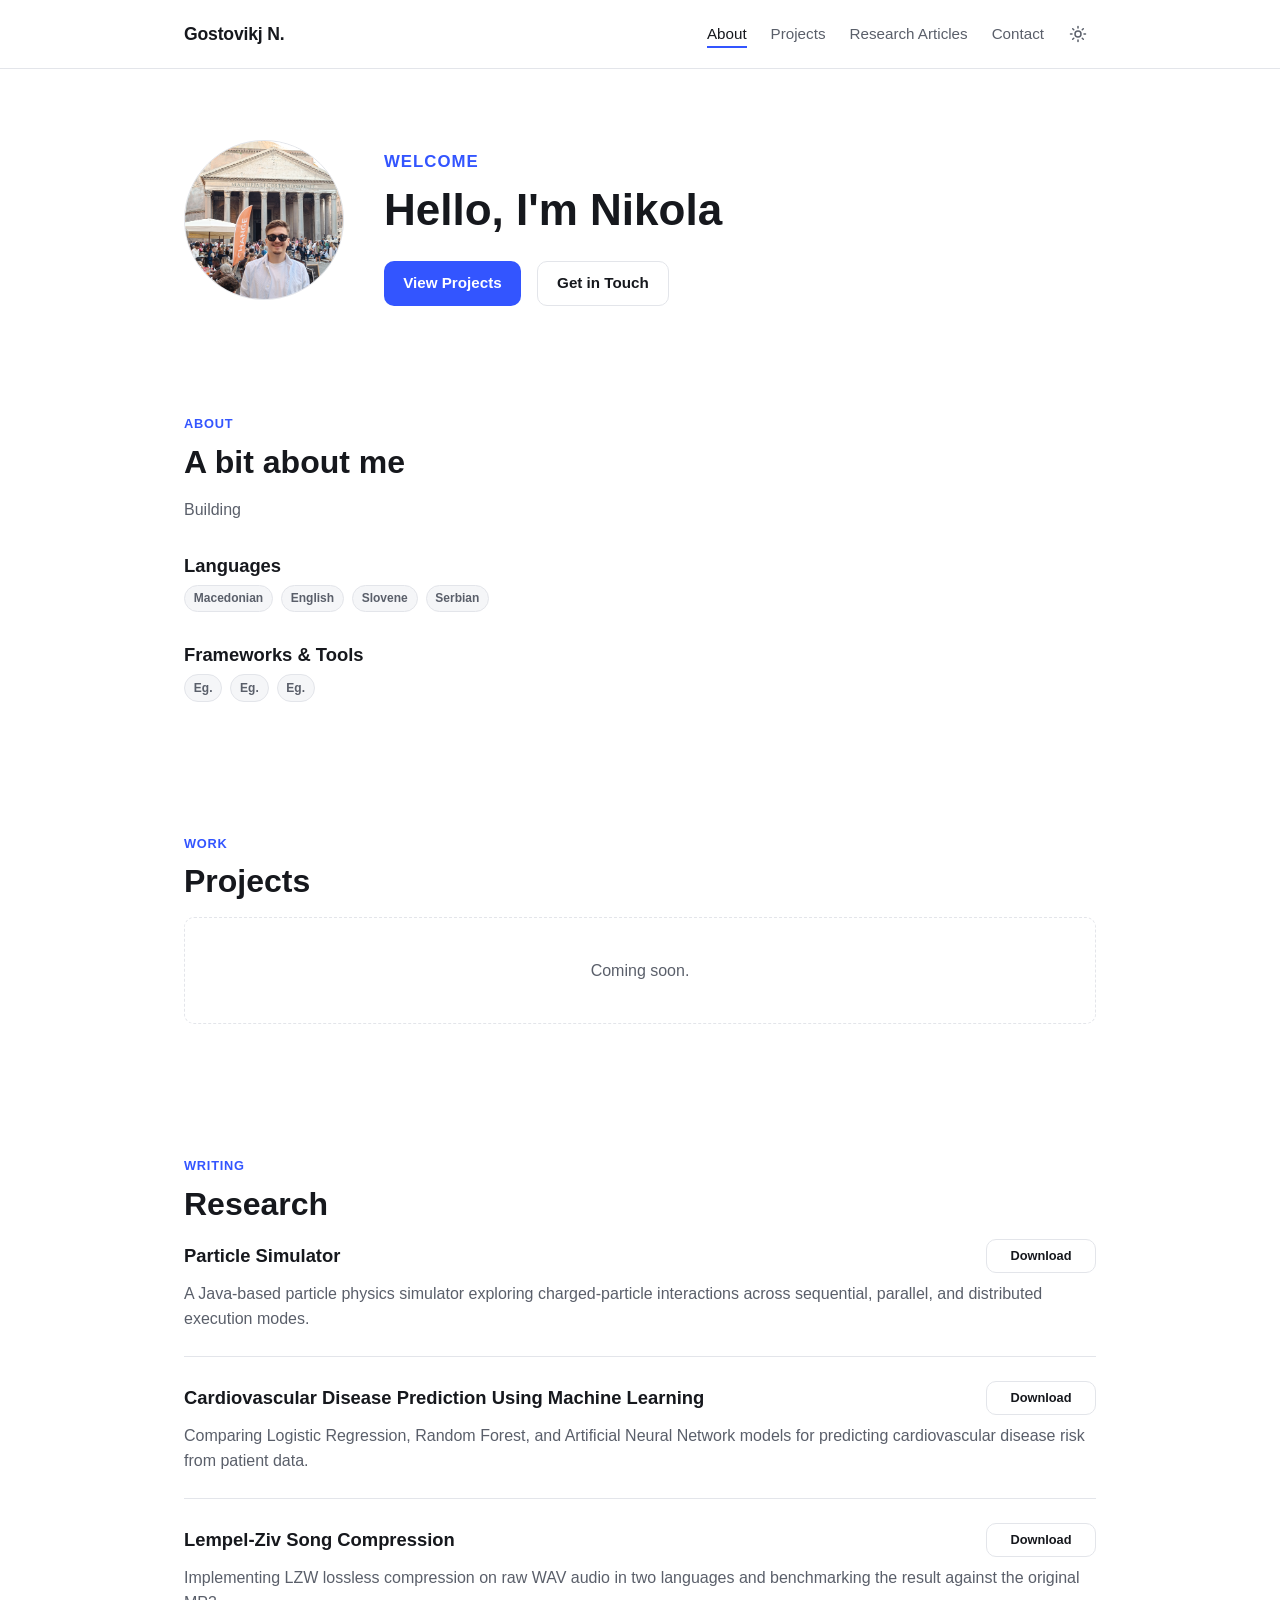
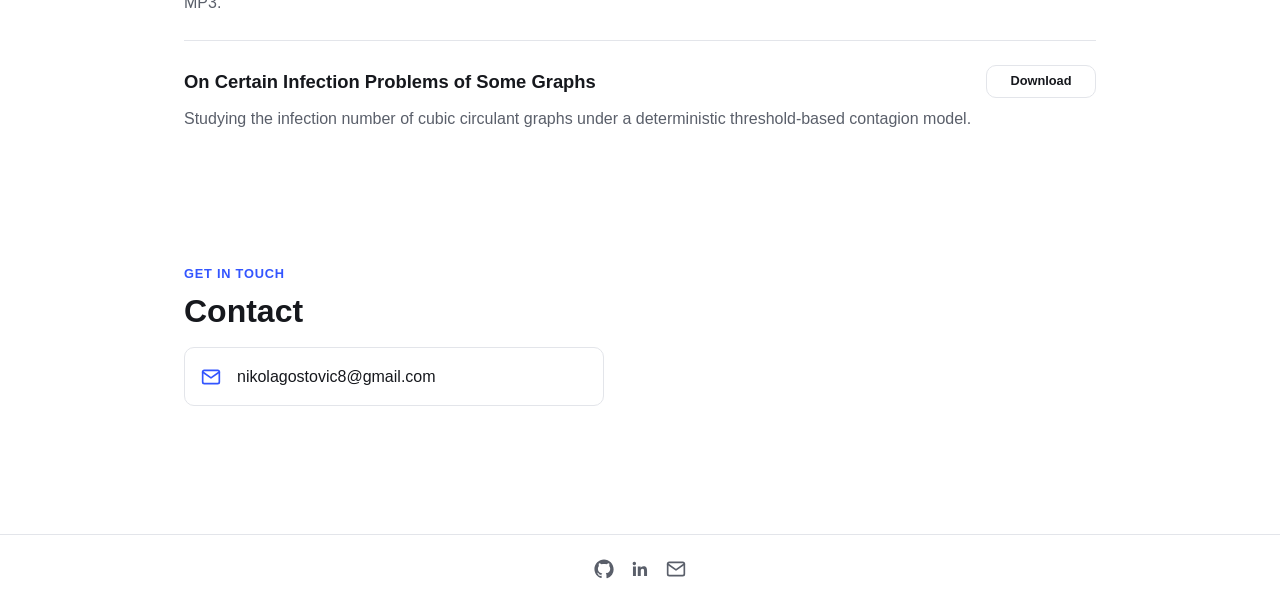
<file: index.html>
<!doctype html>
<html lang="en">
<head>
  <meta charset="UTF-8">
  <meta name="viewport" content="width=device-width, initial-scale=1.0">
  <title>Nikola Gostovikj — Portfolio</title>
  <meta name="description" content="Personal portfolio of Nikola Gostovikj — projects, research, and contact.">
  <link rel="canonical" href="https://nikolagostovikj.github.io/">
  <meta property="og:title" content="Nikola Gostovikj — Portfolio">
  <meta property="og:description" content="Personal portfolio of Nikola Gostovikj — projects, research, and contact.">
  <meta property="og:type" content="website">
  <meta property="og:url" content="https://nikolagostovikj.github.io/">
  <meta name="twitter:card" content="summary">
  <link rel="icon" href="favicon.svg" type="image/svg+xml">
  <link rel="stylesheet" href="css/style.css">
  <script>
    (function () {
      var stored = localStorage.getItem('theme');
      var theme = stored || (window.matchMedia('(prefers-color-scheme: dark)').matches ? 'dark' : 'light');
      document.documentElement.setAttribute('data-theme', theme);
    })();
  </script>
  <script src="/js/main.js" defer></script>
</head>
<body>
  <header class="site-header">
    <nav class="nav">
      <a href="#top" class="logo">Gostovikj N.</a>
      <button class="hamburger" id="hamburger" aria-label="Toggle menu" aria-expanded="false">
        <span></span><span></span><span></span>
      </button>
      <ul class="nav-list" id="navList">
        <li><a href="#about" data-section="about">About</a></li>
        <li><a href="#projects" data-section="projects">Projects</a></li>
        <li><a href="#research" data-section="research">Research Articles</a></li>
        <li><a href="#contact" data-section="contact">Contact</a></li>
      </ul>
      <button class="theme-toggle" id="themeToggle" aria-label="Toggle dark mode">
        <svg class="icon-sun" viewBox="0 0 24 24" fill="none" stroke="currentColor" stroke-width="2" stroke-linecap="round"><circle cx="12" cy="12" r="4"/><path d="M12 2v2M12 20v2M4.93 4.93l1.41 1.41M17.66 17.66l1.41 1.41M2 12h2M20 12h2M6.34 17.66l-1.41 1.41M19.07 4.93l-1.41 1.41"/></svg>
        <svg class="icon-moon" viewBox="0 0 24 24" fill="currentColor"><path d="M21 12.79A9 9 0 1111.21 3 7 7 0 0021 12.79z"/></svg>
      </button>
    </nav>
  </header>

  <main>
    <section id="top" class="section hero">
      <div class="container hero-inner">
        <div class="avatar-frame">
          <img src="/assets/images/1000047874.JPG" alt="Nikola Gostovikj">
        </div>
        <div class="hero-text">
          <p class="eyebrow">Welcome</p>
          <h1>Hello, I'm Nikola</h1>
          <p></p>
          <div class="btn-row" style="margin-top: 1.5rem;">
            <a href="#projects" class="btn btn--primary">View Projects</a>
            <a href="#contact" class="btn btn--ghost">Get in Touch</a>
          </div>
        </div>
      </div>
    </section>

    <section id="about" class="section">
      <div class="container">
        <p class="eyebrow">About</p>
        <h2>A bit about me</h2>
        <div class="prose">
          <p>Building</p>
        </div>

        <div class="stack" style="margin-top: 2rem; gap: 2rem;">
          <div class="skills-group">
            <h3>Languages</h3>
            <div class="skills-list">
              <span class="tag">Macedonian</span>
              <span class="tag">English</span>
              <span class="tag">Slovene</span>
              <span class="tag">Serbian</span>
            </div>
          </div>
          <div class="skills-group">
            <h3>Frameworks &amp; Tools</h3>
            <div class="skills-list">
              <span class="tag">Eg.</span>
              <span class="tag">Eg.</span>
              <span class="tag">Eg.</span>
            </div>
          </div>
        </div>
      </div>
    </section>

    <section id="projects" class="section">
      <div class="container">
        <p class="eyebrow">Work</p>
        <h2>Projects</h2>
        <div class="empty-state">
          <p>Coming soon.</p>
        </div>
      </div>
    </section>

    <section id="research" class="section">
      <div class="container">
        <p class="eyebrow">Writing</p>
        <h2>Research</h2>
        <div>
          <ul class="paper-list">
            <li>
              <div class="paper-row">
                <h3>Particle Simulator</h3>
                <a href="./assets/pdfs/Particle_Simulator.pdf" download class="btn btn--ghost btn--sm">Download</a>
              </div>
              <p>A Java-based particle physics simulator exploring charged-particle interactions across sequential, parallel, and distributed execution modes.</p>
            </li>
            <li>
              <div class="paper-row">
                <h3>Cardiovascular Disease Prediction Using Machine Learning</h3>
                <a href="./assets/pdfs/CardiovascularDiseaseML.pdf" download class="btn btn--ghost btn--sm">Download</a>
              </div>
              <p>Comparing Logistic Regression, Random Forest, and Artificial Neural Network models for predicting cardiovascular disease risk from patient data.</p>
            </li>
            <li>
              <div class="paper-row">
                <h3>Lempel-Ziv Song Compression</h3>
                <a href="./assets/pdfs/LZWAlgorithm.pdf" download class="btn btn--ghost btn--sm">Download</a>
              </div>
              <p>Implementing LZW lossless compression on raw WAV audio in two languages and benchmarking the result against the original MP3.</p>
            </li>
            <li>
              <div class="paper-row">
                <h3>On Certain Infection Problems of Some Graphs</h3>
                <a href="./assets/pdfs/ResearchPaperGraph.pdf" download class="btn btn--ghost btn--sm">Download</a>
              </div>
              <p>Studying the infection number of cubic circulant graphs under a deterministic threshold-based contagion model.</p>
            </li>
          </ul>
        </div>
      </div>
    </section>

    <section id="contact" class="section">
      <div class="container">
        <p class="eyebrow">Get in touch</p>
        <h2>Contact</h2>
        <div class="contact-list">
          <a class="contact-item" href="mailto:nikolagostovic8@gmail.com">
            <svg viewBox="0 0 24 24" fill="none" stroke="currentColor" stroke-width="2" stroke-linecap="round" stroke-linejoin="round"><rect x="2" y="4" width="20" height="16" rx="2"/><path d="M2 6l10 7 10-7"/></svg>
            <span>nikolagostovic8@gmail.com</span>
          </a>
        </div>
      </div>
    </section>
  </main>

  <footer class="site-footer">
    <div class="container footer-inner">
      <div class="social-links">
        <a href="https://github.com/NikolaGostovikj" target="_blank" rel="noopener noreferrer" aria-label="GitHub">
          <svg viewBox="0 0 24 24" fill="currentColor"><path d="M12 .5C5.73.5.5 5.73.5 12c0 5.08 3.29 9.39 7.86 10.91.57.1.78-.25.78-.55v-2.15c-3.2.7-3.87-1.36-3.87-1.36-.53-1.34-1.29-1.7-1.29-1.7-1.05-.72.08-.7.08-.7 1.17.08 1.78 1.2 1.78 1.2 1.03 1.77 2.71 1.26 3.37.96.1-.75.4-1.26.73-1.55-2.55-.29-5.24-1.28-5.24-5.7 0-1.26.45-2.29 1.19-3.09-.12-.29-.52-1.46.11-3.05 0 0 .97-.31 3.18 1.18.92-.26 1.91-.39 2.89-.39.98 0 1.97.13 2.89.39 2.21-1.49 3.18-1.18 3.18-1.18.63 1.59.23 2.76.11 3.05.74.8 1.19 1.83 1.19 3.09 0 4.43-2.7 5.41-5.27 5.69.41.36.78 1.08.78 2.18v3.23c0 .3.21.66.79.55A10.51 10.51 0 0023.5 12c0-6.27-5.23-11.5-11.5-11.5z"/></svg>
        </a>
        <a href="https://www.linkedin.com/in/nikola-gostovikj-99b4262b7" target="_blank" rel="noopener noreferrer" aria-label="LinkedIn">
          <svg viewBox="0 0 24 24" fill="currentColor"><path d="M20.45 20.45h-3.56v-5.57c0-1.33-.02-3.04-1.85-3.04-1.86 0-2.14 1.45-2.14 2.94v5.67H9.34V9h3.42v1.56h.05c.48-.9 1.64-1.85 3.38-1.85 3.6 0 4.27 2.37 4.27 5.46v6.28zM5.34 7.43a2.07 2.07 0 110-4.13 2.07 2.07 0 010 4.13zM7.12 20.45H3.56V9h3.56v11.45z"/></svg>
        </a>
        <a href="mailto:your-email@example.com" aria-label="Email">
          <svg viewBox="0 0 24 24" fill="none" stroke="currentColor" stroke-width="2" stroke-linecap="round" stroke-linejoin="round"><rect x="2" y="4" width="20" height="16" rx="2"/><path d="M2 6l10 7 10-7"/></svg>
        </a>
      </div>
    </div>
  </footer>
</body>
</html>
</file>
<file: css/style.css>
*,
*::before,
*::after {
  box-sizing: border-box;
  margin: 0;
  padding: 0;
}

html {
  -webkit-text-size-adjust: 100%;
  scroll-behavior: smooth;
}

img,
svg {
  display: block;
  max-width: 100%;
}

a {
  color: inherit;
  text-decoration: none;
}

ul {
  list-style: none;
}

button {
  font: inherit;
  color: inherit;
  background: none;
  border: none;
  cursor: pointer;
}

:root {
  --bg: #ffffff;
  --bg-alt: #f5f6f8;
  --text: #16181d;
  --text-muted: #5a5f6a;
  --accent: #3355ff;
  --accent-contrast: #ffffff;
  --border: #e3e5ea;
  --card-bg: #ffffff;
  --shadow: 0 1px 3px rgba(16, 18, 22, 0.06), 0 4px 12px rgba(16, 18, 22, 0.05);

  --space-1: 0.25rem;
  --space-2: 0.5rem;
  --space-3: 1rem;
  --space-4: 1.5rem;
  --space-5: 2.5rem;
  --space-6: 4rem;

  --radius: 10px;
  --max-width: 960px;

  --font-sans: -apple-system, BlinkMacSystemFont, "Segoe UI", Roboto, Helvetica, Arial,
    sans-serif, "Apple Color Emoji", "Segoe UI Emoji";
  --font-mono: ui-monospace, SFMono-Regular, "SF Mono", Menlo, Consolas, monospace;
}

[data-theme="dark"] {
  --bg: #101215;
  --bg-alt: #16191d;
  --text: #edeef0;
  --text-muted: #9a9fa8;
  --accent: #7d95ff;
  --accent-contrast: #101215;
  --border: #2a2d33;
  --card-bg: #16191d;
  --shadow: 0 1px 3px rgba(0, 0, 0, 0.3), 0 4px 16px rgba(0, 0, 0, 0.35);
}

body {
  font-family: var(--font-sans);
  background: var(--bg);
  color: var(--text);
  line-height: 1.6;
  -webkit-font-smoothing: antialiased;
  transition: background-color 0.15s ease, color 0.15s ease;
}

h1,
h2,
h3,
h4 {
  line-height: 1.2;
  font-weight: 700;
}

h1 {
  font-size: clamp(2rem, 4vw, 2.75rem);
}

h2 {
  font-size: clamp(1.5rem, 3vw, 2rem);
  margin-bottom: var(--space-3);
}

h3 {
  font-size: 1.15rem;
}

p {
  color: var(--text-muted);
}

code,
pre {
  font-family: var(--font-mono);
}

.container {
  width: 100%;
  max-width: var(--max-width);
  margin-inline: auto;
  padding-inline: var(--space-4);
}

main {
  display: block;
}

.section {
  padding-block: var(--space-6);
}

.section--tight {
  padding-block: var(--space-5);
}

.grid {
  display: grid;
  grid-template-columns: repeat(auto-fit, minmax(260px, 1fr));
  gap: var(--space-4);
}

.stack {
  display: flex;
  flex-direction: column;
  gap: var(--space-3);
}

.text-muted {
  color: var(--text-muted);
}

.eyebrow {
  display: inline-block;
  font-size: 0.8rem;
  font-weight: 600;
  letter-spacing: 0.06em;
  text-transform: uppercase;
  color: var(--accent);
  margin-bottom: var(--space-2);
}

.site-header {
  position: sticky;
  top: 0;
  z-index: 50;
  background: color-mix(in srgb, var(--bg) 88%, transparent);
  backdrop-filter: saturate(180%) blur(8px);
  border-bottom: 1px solid var(--border);
}

.nav {
  max-width: var(--max-width);
  margin-inline: auto;
  padding: var(--space-3) var(--space-4);
  display: flex;
  align-items: center;
  gap: var(--space-3);
}

.logo {
  font-weight: 700;
  font-size: 1.1rem;
  letter-spacing: -0.01em;
  margin-right: auto;
}

.nav-list {
  display: flex;
  align-items: center;
  gap: var(--space-4);
}

.nav-list a {
  font-size: 0.95rem;
  color: var(--text-muted);
  padding: var(--space-1) 0;
  border-bottom: 2px solid transparent;
  transition: color 0.15s ease, border-color 0.15s ease;
}

.nav-list a:hover,
.nav-list a[aria-current="page"] {
  color: var(--text);
  border-color: var(--accent);
}

.theme-toggle {
  display: flex;
  align-items: center;
  justify-content: center;
  width: 36px;
  height: 36px;
  border-radius: 50%;
  color: var(--text-muted);
  transition: background-color 0.15s ease, color 0.15s ease;
}

.theme-toggle:hover {
  background: var(--bg-alt);
  color: var(--text);
}

.theme-toggle svg {
  width: 18px;
  height: 18px;
}

.theme-toggle .icon-moon {
  display: none;
}

[data-theme="dark"] .theme-toggle .icon-sun {
  display: none;
}

[data-theme="dark"] .theme-toggle .icon-moon {
  display: block;
}

.hamburger {
  display: none;
  flex-direction: column;
  justify-content: center;
  gap: 4px;
  width: 32px;
  height: 32px;
}

.hamburger span {
  display: block;
  height: 2px;
  width: 100%;
  background: var(--text);
  border-radius: 2px;
  transition: transform 0.2s ease, opacity 0.2s ease;
}

.btn {
  display: inline-flex;
  align-items: center;
  gap: var(--space-2);
  padding: 0.6rem 1.2rem;
  border-radius: var(--radius);
  font-weight: 600;
  font-size: 0.95rem;
  transition: transform 0.1s ease, background-color 0.15s ease, border-color 0.15s ease;
}

.btn:hover {
  transform: translateY(-1px);
}

.btn--primary {
  background: var(--accent);
  color: var(--accent-contrast);
}

.btn--ghost {
  border: 1px solid var(--border);
  color: var(--text);
}

.btn-row {
  display: flex;
  flex-wrap: wrap;
  gap: var(--space-3);
}

.btn--sm {
  padding: 0.35rem 0.9rem;
  font-size: 0.8rem;
}

.card {
  background: var(--card-bg);
  border: 1px solid var(--border);
  border-radius: var(--radius);
  padding: var(--space-4);
  box-shadow: var(--shadow);
  display: flex;
  flex-direction: column;
  gap: var(--space-2);
  transition: transform 0.15s ease, box-shadow 0.15s ease;
}

.card:hover {
  transform: translateY(-2px);
}

.card h3 a {
  color: var(--text);
}

.card .tags {
  display: flex;
  flex-wrap: wrap;
  gap: var(--space-2);
  margin-top: auto;
  padding-top: var(--space-2);
}

.paper-list {
  display: flex;
  flex-direction: column;
  gap: var(--space-4);
}

.paper-list li {
  padding-bottom: var(--space-4);
  border-bottom: 1px solid var(--border);
}

.paper-list li:last-child {
  border-bottom: none;
  padding-bottom: 0;
}

.paper-row {
  display: flex;
  align-items: center;
  gap: var(--space-3);
  margin-bottom: var(--space-2);
}

.paper-row h3 {
  margin: 0;
  flex: 1;
  min-width: 0;
}

.paper-row .btn {
  flex-shrink: 0;
  width: 110px;
  justify-content: center;
}

.tag {
  font-size: 0.75rem;
  font-weight: 600;
  padding: 0.2rem 0.55rem;
  border-radius: 999px;
  background: var(--bg-alt);
  color: var(--text-muted);
  border: 1px solid var(--border);
}

.card .meta {
  font-size: 0.85rem;
  color: var(--text-muted);
}

section[id] {
  scroll-margin-top: 84px;
}

.hero {
  padding-block: var(--space-6) var(--space-5);
}

.hero-inner {
  display: flex;
  align-items: center;
  gap: var(--space-5);
  flex-wrap: wrap;
}

.hero-text {
  flex: 1 1 320px;
}

.hero p {
  max-width: 60ch;
  font-size: 1.05rem;
  margin-top: var(--space-3);
}

.avatar-frame {
  width: 160px;
  height: 160px;
  flex-shrink: 0;
  border-radius: 50%;
  overflow: hidden;
  border: 1px solid var(--border);
  background: var(--bg-alt);
}

.avatar-frame img {
  width: 100%;
  height: 100%;
  object-fit: cover;
}

.avatar-frame--sm {
  width: 96px;
  height: 96px;
}

.empty-state {
  border: 1px dashed var(--border);
  border-radius: var(--radius);
  padding: var(--space-5);
  text-align: center;
  color: var(--text-muted);
}

.prose {
  max-width: 70ch;
}

.prose h2 {
  margin-top: var(--space-5);
}

.prose p {
  margin-bottom: var(--space-3);
}

.back-link {
  display: inline-block;
  margin-bottom: var(--space-4);
  font-size: 0.9rem;
  color: var(--text-muted);
}

.back-link:hover {
  color: var(--accent);
}

.skills-group h3 {
  margin-bottom: var(--space-2);
}

.skills-list {
  display: flex;
  flex-wrap: wrap;
  gap: var(--space-2);
}

.contact-list {
  display: flex;
  flex-direction: column;
  gap: var(--space-3);
  max-width: 420px;
}

.contact-item {
  display: flex;
  align-items: center;
  gap: var(--space-3);
  padding: var(--space-3);
  border: 1px solid var(--border);
  border-radius: var(--radius);
  background: var(--card-bg);
}

.contact-item svg {
  width: 20px;
  height: 20px;
  flex-shrink: 0;
  color: var(--accent);
}

.site-footer {
  border-top: 1px solid var(--border);
  margin-top: var(--space-6);
}

.footer-inner {
  padding-block: var(--space-4);
  display: flex;
  align-items: center;
  justify-content: center;
  flex-wrap: wrap;
  gap: var(--space-3);
}

.social-links {
  display: flex;
  gap: var(--space-3);
}

.social-links a {
  color: var(--text-muted);
  transition: color 0.15s ease;
}

.social-links a:hover {
  color: var(--accent);
}

.social-links svg {
  width: 20px;
  height: 20px;
}

@media (max-width: 700px) {
  .hamburger {
    display: flex;
  }

  .nav-list {
    position: absolute;
    top: 100%;
    left: 0;
    right: 0;
    background: var(--bg);
    border-bottom: 1px solid var(--border);
    flex-direction: column;
    align-items: flex-start;
    padding: var(--space-3) var(--space-4);
    gap: var(--space-3);
    display: none;
  }

  .nav-list.is-open {
    display: flex;
  }

  .nav {
    position: relative;
    flex-wrap: wrap;
  }

  .hero-inner {
    flex-direction: column;
    align-items: flex-start;
  }
}
</file>
